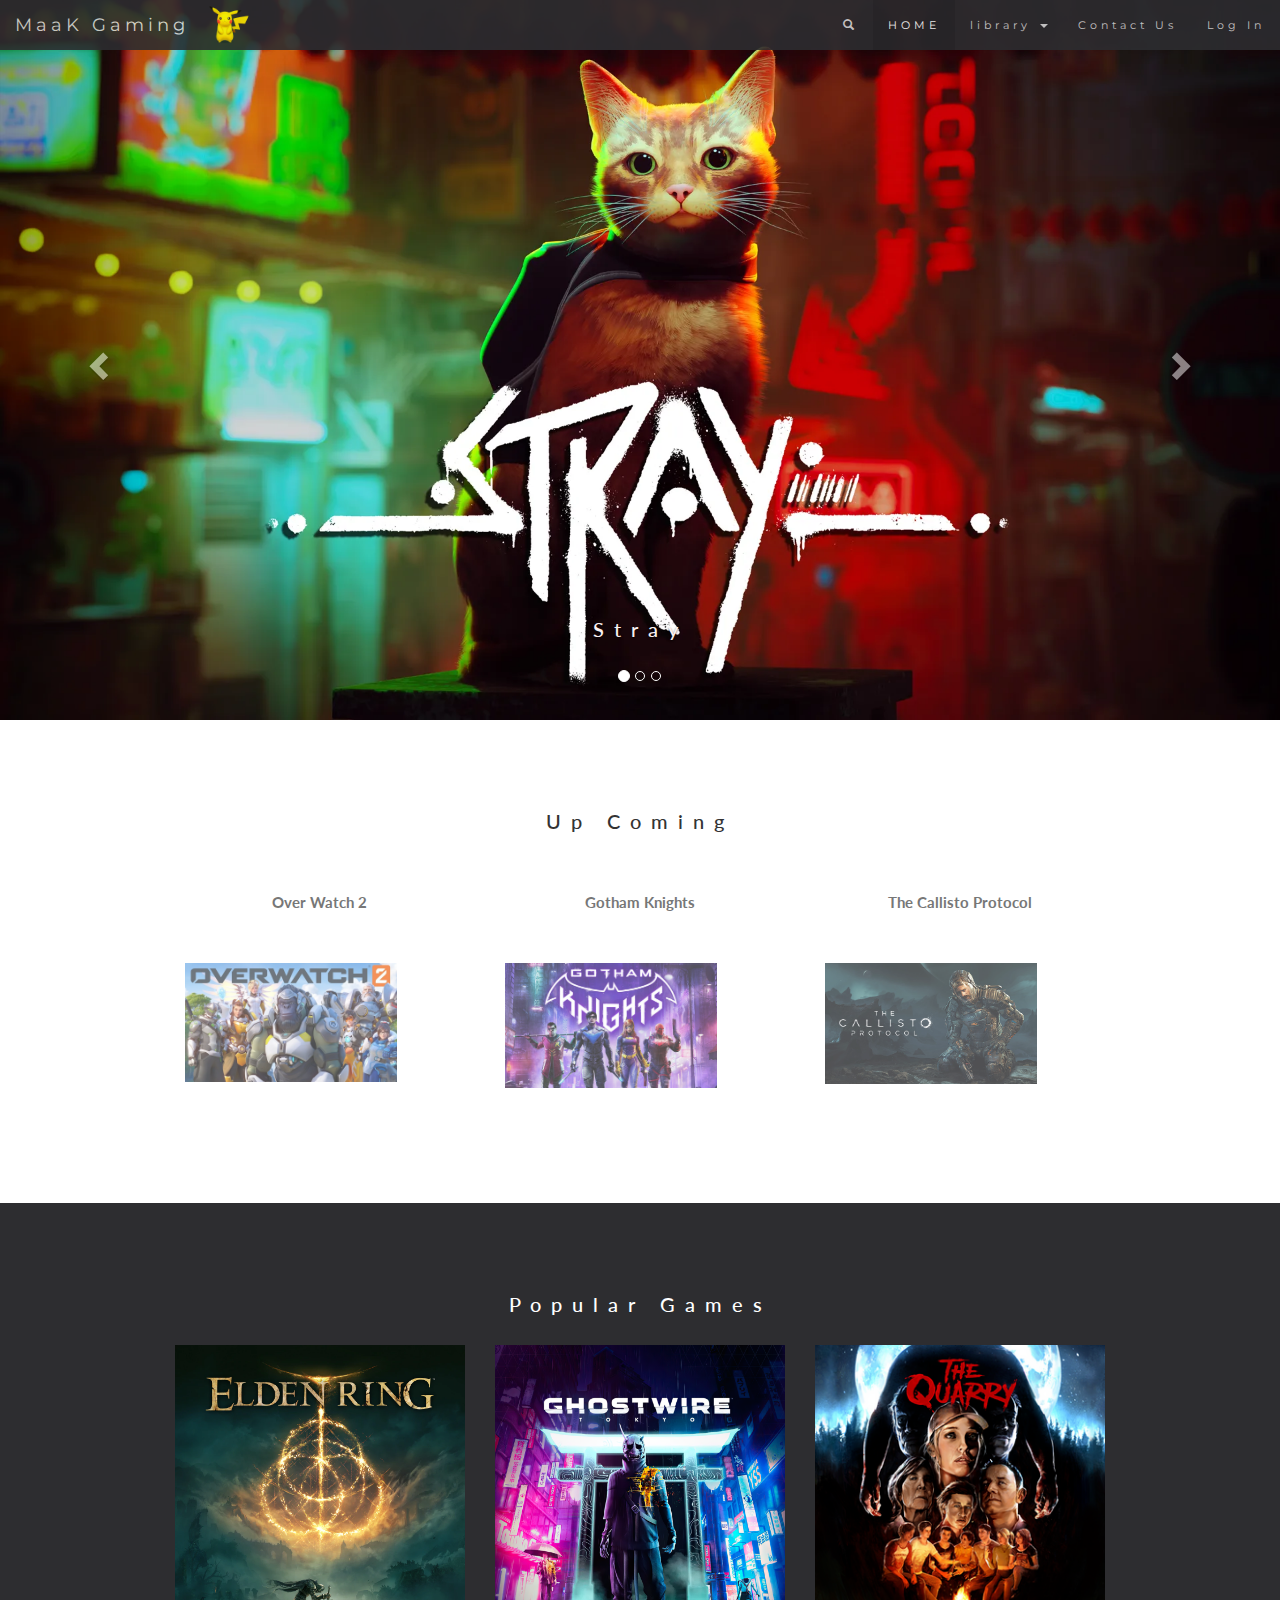
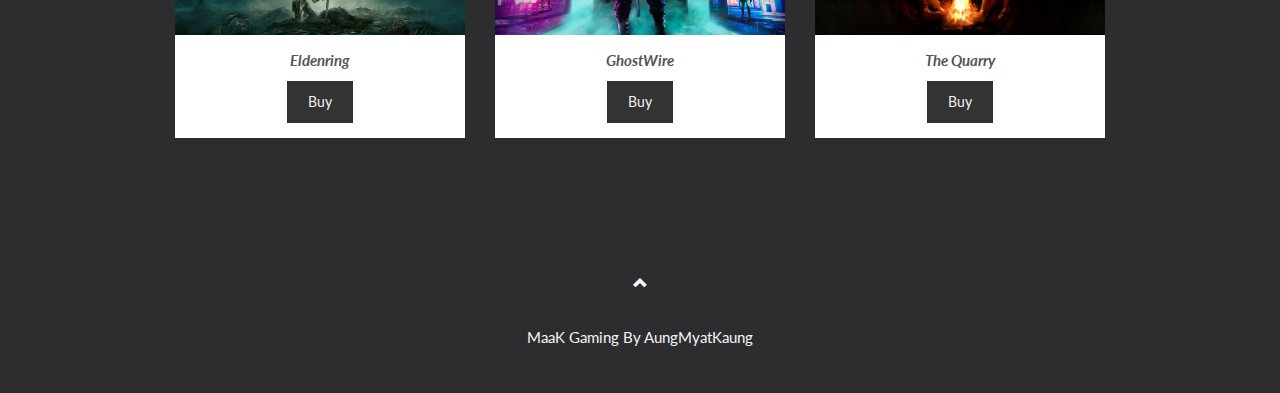
<file: index.html>
<!DOCTYPE html>
<html lang="en">
<head>
  <!-- Theme Made By www.w3schools.com - No Copyright -->
  <title>MaaK Gaming</title>
  <meta charset="utf-8">
  <meta name="viewport" content="width=device-width, initial-scale=1">
  <link rel="stylesheet" href="https://maxcdn.bootstrapcdn.com/bootstrap/3.4.1/css/bootstrap.min.css">
  <link href="https://fonts.googleapis.com/css?family=Lato" rel="stylesheet" type="text/css">
  <link href="https://fonts.googleapis.com/css?family=Montserrat" rel="stylesheet" type="text/css">
  <script src="https://ajax.googleapis.com/ajax/libs/jquery/3.6.0/jquery.min.js"></script>
  <script src="https://maxcdn.bootstrapcdn.com/bootstrap/3.4.1/js/bootstrap.min.js"></script>
  <style>
  body {
    font: 400 15px/1.8 Lato, sans-serif;
    color: #777;
  }
  h3, h4 {
    margin: 10px 0 30px 0;
    letter-spacing: 10px;      
    font-size: 20px;
    color: #333333;
  }

  .container {
    padding: 80px 120px;
  }
  .person {
    border: 10px solid transparent;
    margin-bottom: 25px;
    width: 80%;
    height: 80%;
    opacity: 0.7;
  }
  .person:hover {
    border-color: #f1f1f1;
  }
  .carousel-inner img {
   
    width: 100%; /* Set width to 100% */
    margin: auto;
  }
  /* text inside image*/
  .carousel-caption h3 {
    color: rgb(250, 240, 240) !important;
    
  }
  @media (max-width: 600px) {
    .carousel-caption {
      display: none; /* Hide the carousel text when the screen is less than 600 pixels wide */
    }
  }
  .bg-1 {
    background: #2d2d30;
    color: #bdbdbd;
  }
  .bg-1 h3 {color: #fff;}
  .bg-1 p {font-style: italic;}
  .list-group-item:first-child {
    border-top-right-radius: 0;
    border-top-left-radius: 0;
  }
  .list-group-item:last-child {
    border-bottom-right-radius: 0;
    border-bottom-left-radius: 0;
  }
  .thumbnail {
    padding: 0 0 15px 0;
    border: none;
    border-radius: 0;
  }
  .thumbnail p {
    margin-top: 15px;
    color: #555;
  }
  .btn {
    padding: 10px 20px;
    background-color: #333;
    color: #f1f1f1;
    border-radius: 0;
    transition: .2s;
  }
  .btn:hover, .btn:focus {
    border: 1px solid #333;
    background-color: #fff;
    color: #000;
  }
 
  .nav-tabs li a {
    color: #777;
  }
  
  .navbar {
    font-family: Montserrat, sans-serif;
    margin-bottom: 0;
    background-color: #2d2d30;
    border: 0;
    font-size: 11px !important;
    letter-spacing: 4px;
    opacity: 0.9;
  }
  .navbar li a, .navbar .navbar-brand { 
    color: #d5d5d5 !important;
  }
  .navbar-nav li a:hover {
    color: #fff !important;
  }
  .navbar-nav li.active a {
    color: #fff !important;
    background-color: #29292c !important;
  }
  .navbar-default .navbar-toggle {
    border-color: transparent;
  }
  .open .dropdown-toggle {
    color: #fff;
    background-color: #555 !important;
  }
  .dropdown-menu li a {
    color: #000 !important;
  }
  .dropdown-menu li a:hover {
    background-color: red !important;
  }
  footer {
    background-color: #2d2d30;
    color: #f5f5f5;
    padding: 32px;
  }
  footer a {
    color: #f5f5f5;
  }
  footer a:hover {
    color: #777;
    text-decoration: none;
  }  
  .form-control {
    border-radius: 0;
  }
  textarea {
    resize: none;
  }
  </style>
</head>
<body id="myPage" data-spy="scroll" data-target=".navbar" data-offset="50">

<nav class="navbar navbar-default navbar-fixed-top">
  <div class="container-fluid">
    <div class="navbar-header">
      <button type="button" class="navbar-toggle" data-toggle="collapse" data-target="#myNavbar">
        <span class="icon-bar"></span>
        <span class="icon-bar"></span>
        <span class="icon-bar"></span>                        
      </button>
      <a class="navbar-brand" href="#myPage">MaaK Gaming</a>
      <img src="img/pikat.png" width="50", height="50">
    </div>
    <div class="collapse navbar-collapse" id="myNavbar">
      <ul class="nav navbar-nav navbar-right">
        <li><a href="#"><span class="glyphicon glyphicon-search"></span></a></li>
        <li><a href="#myPage">HOME</a></li>
        <li class="dropdown">
            <a class="dropdown-toggle" data-toggle="dropdown" href="#">library
            <span class="caret"></span></a>
            <ul class="dropdown-menu">
              <li><a href="Games.html">Games</a></li>
              <li><a href="Upcoming.html">UpComing</a></li>
              
            </ul>
          </li>
          <li><a href="contact.html">Contact Us</a></li>
        <li><a href="inNup.html">Log In</a></li>
      </ul>
    </div>
  </div>
</nav>


<div id="myCarousel" class="carousel slide" data-ride="carousel">
    <!-- Indicators -->
    <ol class="carousel-indicators">
      <li data-target="#myCarousel" data-slide-to="0" class="active"></li>
      <li data-target="#myCarousel" data-slide-to="1"></li>
      <li data-target="#myCarousel" data-slide-to="2"></li>
    </ol>

    <!-- Wrapper for slides -->
    <div class="carousel-inner" role="listbox">
      <div class="item active">
        <img src="img/stray.webp" width="1200" height="700">
        <div class="carousel-caption">
          <h3>Stray</h3>
        </div>      
      </div>

      <div class="item">
        <img src="img/deadbydaylight.jpg" width="1200" height="700">
        <div class="carousel-caption">
          <h3>Dead By Day Light</h3>  
        </div>      
      </div>
    
      <div class="item">
        <img src="img/overwatch.webp"  width="1200" height="700">
        <div class="carousel-caption">
          <h3>Overwatch</h3>  
        </div>      
      </div>
    </div>

    <!-- Left and right controls -->
    <a class="left carousel-control" href="#myCarousel" role="button" data-slide="prev">
      <span class="glyphicon glyphicon-chevron-left" aria-hidden="true"></span>
      <span class="sr-only">Previous</span>
    </a>
    <a class="right carousel-control" href="#myCarousel" role="button" data-slide="next">
      <span class="glyphicon glyphicon-chevron-right" aria-hidden="true"></span>
      <span class="sr-only">Next</span>
    </a>
</div>


<div id="band" class="container text-center">
  <h3>Up Coming</h3>
 <br>
  <div class="row">
    <div class="col-sm-4">
      <p class="text-center"><strong>Over Watch 2</strong></p><br>
      <a href="#demo" data-toggle="collapse">                                                                                            
        <img src="img/Overwatch-2.webp" class="img-responsive person" width="255" height="255">
      </a>
      <div id="demo" class="collapse">
        <p>Genre :  First-person shooter </p>
        <p>Mode: Multiplayer video game</p>
        <p>Initial release date: October 4, 2022</p>
      </div>
    </div>
    <div class="col-sm-4">
      <p class="text-center"><strong>Gotham Knights</strong></p><br>
      <a href="#demo2" data-toggle="collapse">
        <img src="img/gothamknights1.jpg" class="img-responsive person"  width="255" height="255">
      </a>
      <div id="demo2" class="collapse">
        <p>Genres: Action role-playing game, Adventure game, Fighting game, Platform game</p>
        <p>Mode: Multiplayer video game</p>
        <p>Initial release date: October 25, 2022</p>
      </div>
    </div>
    <div class="col-sm-4">
      <p class="text-center"><strong>The Callisto Protocol</strong></p><br>
      <a href="#demo3" data-toggle="collapse">
        <img src="img/Callisto.1.jpg" class="img-responsive person" alt="Random Name" width="255" height="255">
      </a>
      <div id="demo3" class="collapse">
        <p>Genres: Survival horror, Shooter Video Game, Adventure game, Adventure</p>
        <p>Mode: Single-player video game</p>
        <p>Initial release date: December 2, 2022</p>
      </div>
    </div>
    
  </div>
  
</div>

<!-- Container (TOUR Section) -->
<div id="tour" class="bg-1">
  <div class="container">
    <h3 class="text-center">Popular Games</h3>  
    <div class="row text-center">
      <div class="col-sm-4">
        <div class="thumbnail">
          <img src="img/eldenring.webp">
          <p><strong>Eldenring</strong></p>

          <button class="btn" data-toggle="modal" data-target="#myModal">Buy</button>
        </div>
      </div>
      <div class="col-sm-4">
        <div class="thumbnail">
          <img src="img/ghostw.png" >
          <p><strong>GhostWire</strong></p>
          <button class="btn" data-toggle="modal" data-target="#myModal">Buy</button>
        </div>
      </div>
      <div class="col-sm-4">
        <div class="thumbnail">
          <img src="img/The_Quarry.png" >
          <p><strong>The Quarry</strong></p>
          <button class="btn" data-toggle="modal" data-target="#myModal">Buy</button>
        </div>
      </div>
    </div>
  </div>
  
  <!-- Modal -->
  <div class="modal fade" id="myModal" role="dialog">
    <div class="modal-dialog">
    
      <!-- Modal content-->
      <div class="modal-content">
        <div class="modal-header">
          <h4><span class="glyphicon glyphicon-lock"></span>MaaK Gaming</h4>
        </div>
        <div class="modal-body">
          <form role="form">
           
            <div class="form-group">
              <label for="usrname">Enter Your Credit Card no :</label>
              <input type="text" class="form-control" id="cardno" >
            </div>
              <button type="submit" class="btn btn-block">Pay 
                <span class="glyphicon glyphicon-ok"></span>
              </button>
          </form>
        </div>
        <div class="modal-footer">
          <button type="submit" class="btn btn-danger btn-default pull-left" data-dismiss="modal">
            <span class="glyphicon glyphicon-remove"></span> Cancel
          </button>
          <p>Need <a href="#">help?</a></p>
        </div>
      </div>
    </div>
  </div>
</div>
<!-- Footer -->
<footer class="text-center">
  <a class="up-arrow" href="#myPage" data-toggle="tooltip" title="TO TOP">
    <span class="glyphicon glyphicon-chevron-up"></span>
  </a><br><br>
  <p>MaaK Gaming By AungMyatKaung </p> 
</footer>

<script>
  $(document).ready(function(){
    $('[data-toggle="tooltip"]').tooltip();     
    $(".navbar a, footer a[href='#myPage']").on('click', function(event) {
   
      if (this.hash !== "") {
  
        event.preventDefault();
        var hash = this.hash;   
        $('html, body').animate({
          scrollTop: $(hash).offset().top
        }, 900, function(){
              window.location.hash = hash;
        });
      } 
    });
  })
  </script>
</body>
</html>
</file>
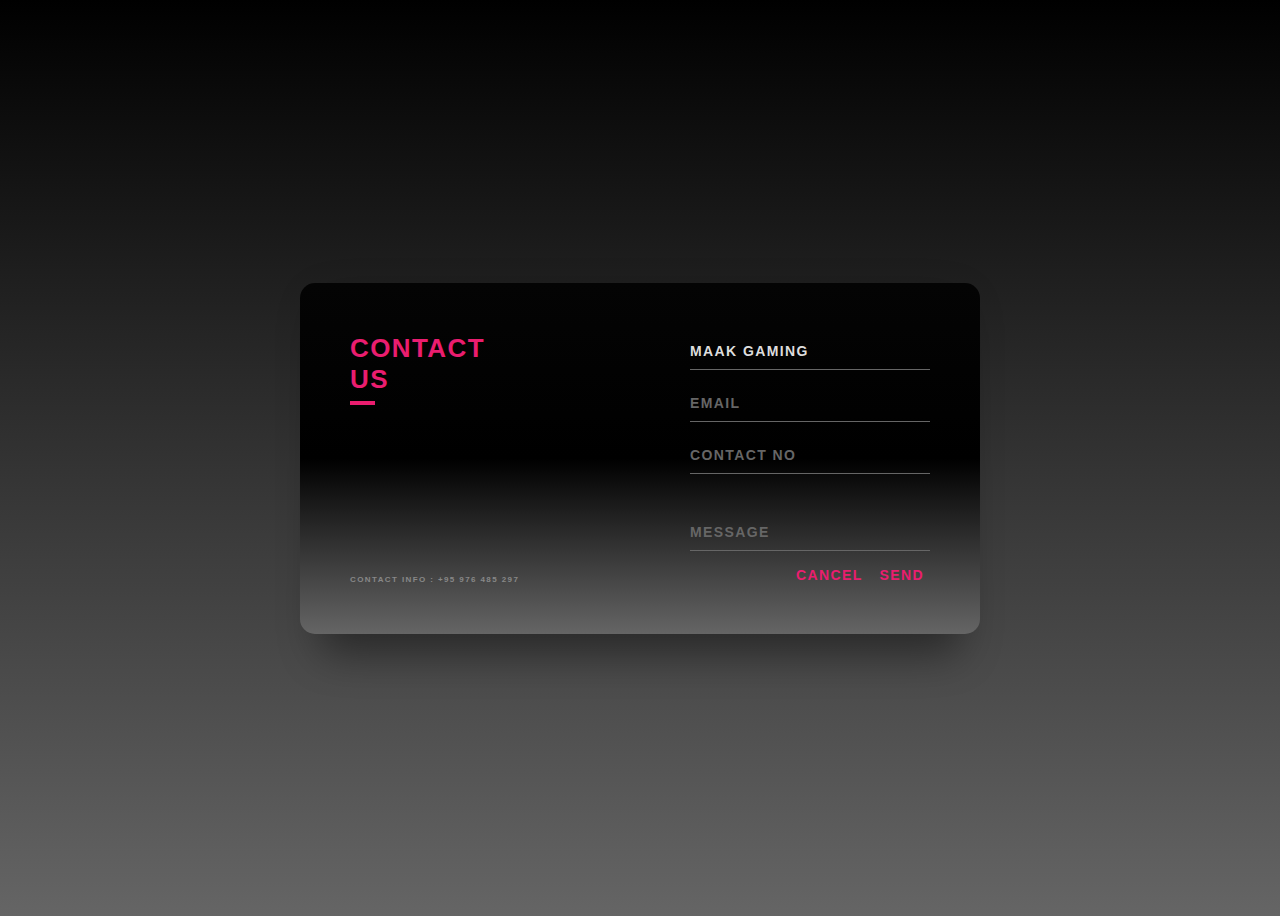
<file: contact.html>
<html>
    <head>
        <title>contact us</title>
        <link rel="stylesheet" href="css/contact.css">
    </head>
    <body>
        <div class="background">
            <div class="container">
              <div class="screen">
                <div class="screen-header">
                </div>
                <div class="screen-body">
                  <div class="screen-body-item left">
                    <div class="app-title">
                      <span>CONTACT</span>
                      <span>US</span>
                    </div>
                    <div class="app-contact">CONTACT INFO : +95 976 485 297</div>
                  </div>
                  <div class="screen-body-item">
                    <div class="app-form">
                      <div class="app-form-group">
                        <input class="app-form-control" placeholder="NAME" value="MaaK Gaming">
                      </div>
                      <div class="app-form-group">
                        <input class="app-form-control" placeholder="EMAIL">
                      </div>
                      <div class="app-form-group">
                        <input class="app-form-control" placeholder="CONTACT NO">
                      </div>
                      <div class="app-form-group message">
                        <input class="app-form-control" placeholder="MESSAGE">
                      </div>
                      <div class="app-form-group buttons">
                        <a href="index.html"><button class="app-form-button">CANCEL</button></a>
                        <a href="index.html"><button class="app-form-button">SEND</button></a>
                       
                      </div>
                    </div>
                  </div>
                </div>
              </div>
             

            </div>
          </div>
          
    </body>
</html>
</file>
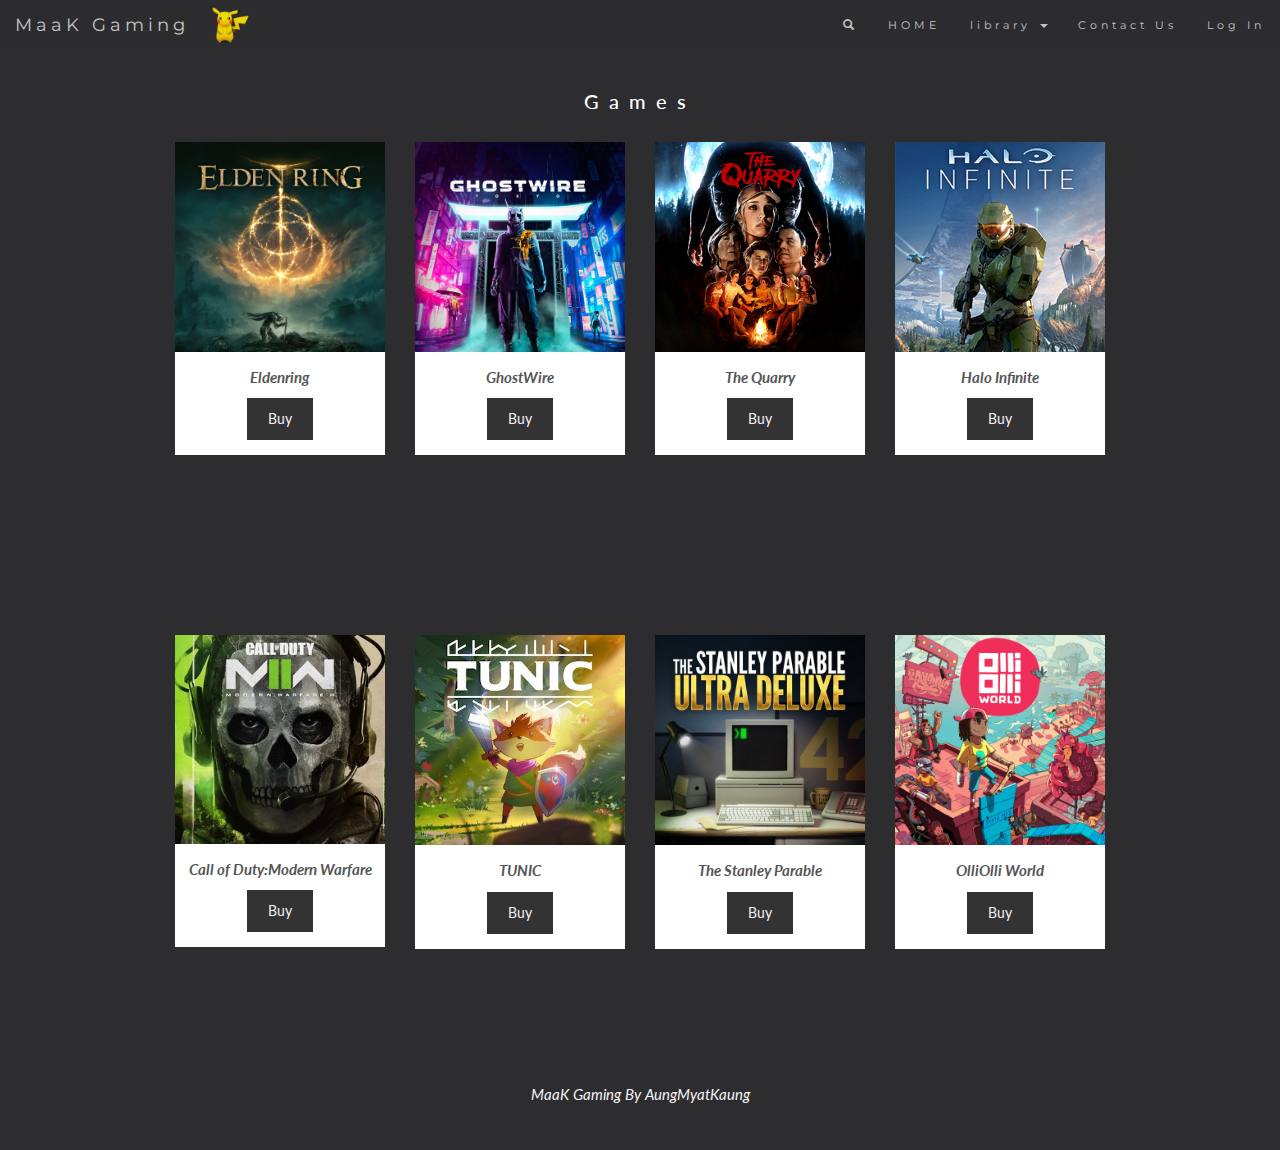
<file: Games.html>
<!DOCTYPE html>
<html lang="en">
<head>
  <!-- Theme Made By www.w3schools.com - No Copyright -->
  <title>MaaK Gaming</title>
  <meta charset="utf-8">
  <meta name="viewport" content="width=device-width, initial-scale=1">
  <link rel="stylesheet" href="https://maxcdn.bootstrapcdn.com/bootstrap/3.4.1/css/bootstrap.min.css">
  <link href="https://fonts.googleapis.com/css?family=Lato" rel="stylesheet" type="text/css">
  <link href="https://fonts.googleapis.com/css?family=Montserrat" rel="stylesheet" type="text/css">
  <script src="https://ajax.googleapis.com/ajax/libs/jquery/3.6.0/jquery.min.js"></script>
  <script src="https://maxcdn.bootstrapcdn.com/bootstrap/3.4.1/js/bootstrap.min.js"></script>
  <style>
  body {
    font: 400 15px/1.8 Lato, sans-serif;
    color: #777;
  }
  h3, h4 {
    margin: 10px 0 30px 0;
    letter-spacing: 10px;      
    font-size: 20px;
    color: #333333;
  }

  .container {
    padding: 80px 120px;
  }
 
  .bg-1 {
    background: #2d2d30;
    color: #bdbdbd;
  }
  .bg-1 h3 {color: #fff;}
  .bg-1 p {font-style: italic;}
  .list-group-item:first-child {
    border-top-right-radius: 0;
    border-top-left-radius: 0;
  }
  .list-group-item:last-child {
    border-bottom-right-radius: 0;
    border-bottom-left-radius: 0;
  }
  .thumbnail {
    padding: 0 0 15px 0;
    border: none;
    border-radius: 0;
  }
  .thumbnail p {
    margin-top: 15px;
    color: #555;
  }
  .btn {
    padding: 10px 20px;
    background-color: #333;
    color: #f1f1f1;
    border-radius: 0;
    transition: .2s;
  }
  .btn:hover, .btn:focus {
    border: 1px solid #333;
    background-color: #fff;
    color: #000;
  }
 
  .nav-tabs li a {
    color: #777;
  }
  
  .navbar {
    font-family: Montserrat, sans-serif;
    margin-bottom: 0;
    background-color: #2d2d30;
    border: 0;
    font-size: 11px !important;
    letter-spacing: 4px;
    opacity: 0.9;
  }
  .navbar li a, .navbar .navbar-brand { 
    color: #d5d5d5 !important;
  }
  .navbar-nav li a:hover {
    color: #fff !important;
  }
  .navbar-nav li.active a {
    color: #fff !important;
    background-color: #29292c !important;
  }
  .navbar-default .navbar-toggle {
    border-color: transparent;
  }
  .open .dropdown-toggle {
    color: #fff;
    background-color: #555 !important;
  }
  .dropdown-menu li a {
    color: #000 !important;
  }
  .dropdown-menu li a:hover {
    background-color: red !important;
  }
  footer {
    background-color: #2d2d30;
    color: #f5f5f5;
    padding: 32px;
  }
  footer a {
    color: #f5f5f5;
  }
  footer a:hover {
    color: #777;
    text-decoration: none;
  }  
  .form-control {
    border-radius: 0;
  }
  textarea {
    resize: none;
  }
  </style>
</head>
<body id="myPage" data-spy="scroll" data-target=".navbar" data-offset="50">

<nav class="navbar navbar-default navbar-fixed-top">
  <div class="container-fluid">
    <div class="navbar-header">
      <button type="button" class="navbar-toggle" data-toggle="collapse" data-target="#myNavbar">
        <span class="icon-bar"></span>
        <span class="icon-bar"></span>
        <span class="icon-bar"></span>                        
      </button>
      <a class="navbar-brand" href="#myPage">MaaK Gaming</a>
      <img src="img/pikat.png" width="50", height="50">
    </div>
    <div class="collapse navbar-collapse" id="myNavbar">
      <ul class="nav navbar-nav navbar-right">
        <li><a href="#"><span class="glyphicon glyphicon-search"></span></a></li>
        <li><a href="index.html">HOME</a></li>
        <li class="dropdown">
            <a class="dropdown-toggle" data-toggle="dropdown" href="#">library
            <span class="caret"></span></a>
            <ul class="dropdown-menu">
              <li><a href="#">Games</a></li>
              <li><a href="Upcoming.html">UpComing</a></li>
              
            </ul>
          </li>
          <li><a href="contact.html">Contact Us</a></li>
        <li><a href="inNup.html">Log In</a></li>
        
       
      </ul>
    </div>
  </div>
</nav>



<!-- Container (games) -->
<div id="tour" class="bg-1">
  <div class="container">
    <h3 class="text-center">Games</h3>  
    <div class="row text-center">
      <div class="col-sm-3">
        <div class="thumbnail">
          <img src="img/eldenring.webp">
          <p><strong>Eldenring</strong></p>
          <button class="btn" data-toggle="modal" data-target="#myModal">Buy</button>
        </div>
        
      </div>
      <div class="col-sm-3">
        <div class="thumbnail">
          <img src="img/ghostw.png" >
          <p><strong>GhostWire</strong></p>
          <button class="btn" data-toggle="modal" data-target="#myModal">Buy</button>
        </div>
      </div>
      <div class="col-sm-3">
        <div class="thumbnail">
          <img src="img/The_Quarry.png" >
          <p><strong>The Quarry</strong></p>
          <button class="btn" data-toggle="modal" data-target="#myModal">Buy</button>
        </div>
      </div>
      <div class="col-sm-3">
        <div class="thumbnail">
          <img src="img/Halo1.png" >
          <p><strong>Halo Infinite</strong></p>
          <button class="btn" data-toggle="modal" data-target="#myModal">Buy</button>
        </div>   
    </div>
  </div>

  
  
  <!-- Modal -->
  <div class="modal fade" id="myModal" role="dialog">
    <div class="modal-dialog">
    
      <!-- Modal content-->
      <div class="modal-content">
        <div class="modal-header">
          <h4><span class="glyphicon glyphicon-lock"></span>MaaK Gaming</h4>
        </div>
        <div class="modal-body">
          <form role="form">
           
            <div class="form-group">
              <label for="usrname">Enter Your Credit Card no :</label>
              <input type="text" class="form-control" id="cardno" >
            </div>
              <button type="submit" class="btn btn-block">Pay 
                <span class="glyphicon glyphicon-ok"></span>
              </button>
          </form>
        </div>
        <div class="modal-footer">
          <button type="submit" class="btn btn-danger btn-default pull-left" data-dismiss="modal">
            <span class="glyphicon glyphicon-remove"></span> Cancel
          </button>
          <p>Need <a href="#">help?</a></p>
        </div>
      </div>
    </div>
  </div>
</div>

<!--2-->
<div id="tour" class="bg-1">
  <div class="container">
   
    <div class="row text-center">
      <div class="col-sm-3">
        <div class="thumbnail">
          <img src="img/cod2.jpg">
          <p><strong>Call of Duty:Modern Warfare</strong></p>
          <button class="btn" data-toggle="modal" data-target="#myModal">Buy</button>
        </div>
        
      </div>
      <div class="col-sm-3">
        <div class="thumbnail">
          <img src="img/tunic1.jpg" height="300">
          <p><strong>TUNIC</strong></p>
          <button class="btn" data-toggle="modal" data-target="#myModal">Buy</button>
        </div>
      </div>
      <div class="col-sm-3">
        <div class="thumbnail">
          <img src="img/stanley.webp" >
          <p><strong>The Stanley Parable</strong></p>
          <button class="btn" data-toggle="modal" data-target="#myModal">Buy</button>
        </div>
      </div>
      <div class="col-sm-3">
        <div class="thumbnail">
          <img src="img/olli1.webp" >
          <p><strong>OlliOlli World</strong></p>
          <button class="btn" data-toggle="modal" data-target="#myModal">Buy</button>
        </div>   
    </div>
  </div>

  
  
  <!-- Modal -->
  <div class="modal fade" id="myModal" role="dialog">
    <div class="modal-dialog">
    
      <!-- Modal content-->
      <div class="modal-content">
        <div class="modal-header">
          <h4><span class="glyphicon glyphicon-lock"></span>MaaK Gaming</h4>
        </div>
        <div class="modal-body">
          <form role="form">
           
            <div class="form-group">
              <label for="usrname">Enter Your Credit Card no :</label>
              <input type="text" class="form-control" id="cardno" >
            </div>
              <button type="submit" class="btn btn-block">Pay 
                <span class="glyphicon glyphicon-ok"></span>
              </button>
          </form>
        </div>
        <div class="modal-footer">
          <button type="submit" class="btn btn-danger btn-default pull-left" data-dismiss="modal">
            <span class="glyphicon glyphicon-remove"></span> Cancel
          </button>
          <p>Need <a href="#">help?</a></p>
        </div>
      </div>
    </div>
  </div>
</div>

<!-- Footer -->
<footer class="text-center">
 
  <p>MaaK Gaming By AungMyatKaung </p> 
</footer>
</body>
</html>
</file>
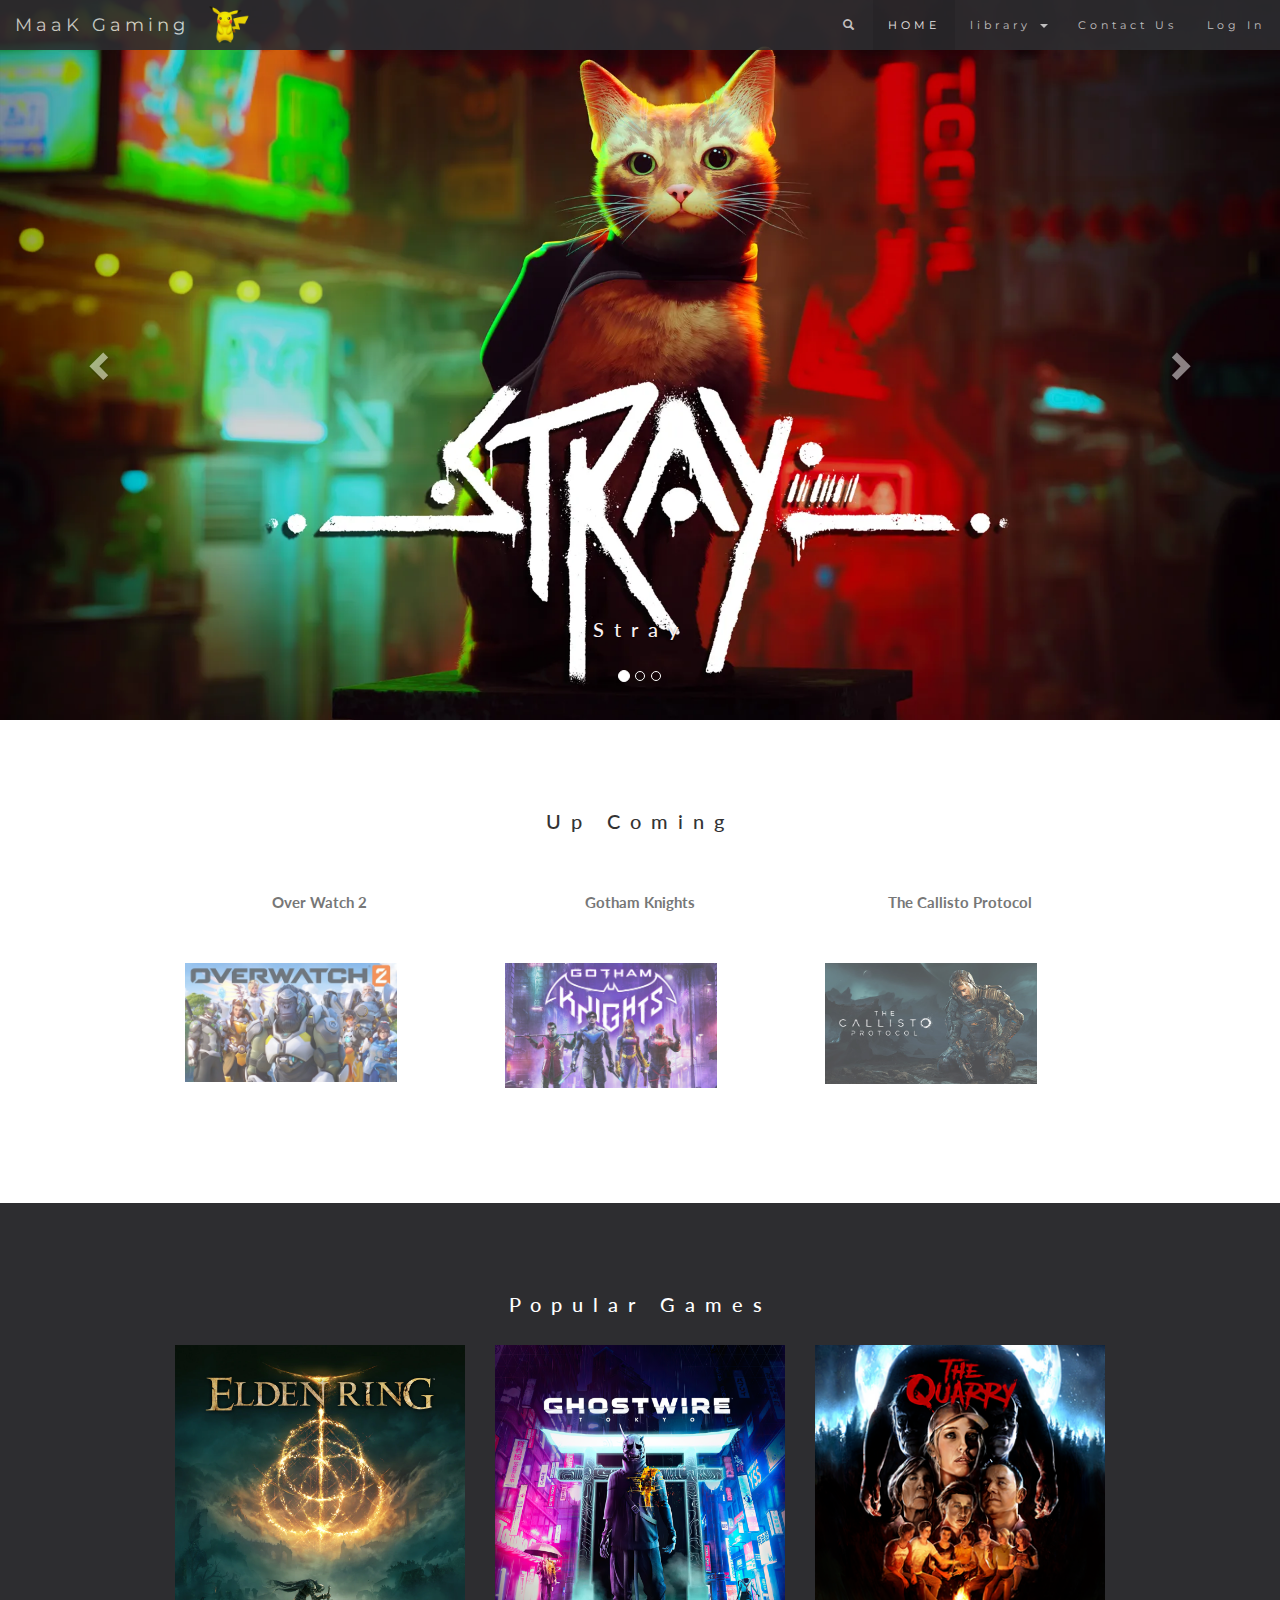
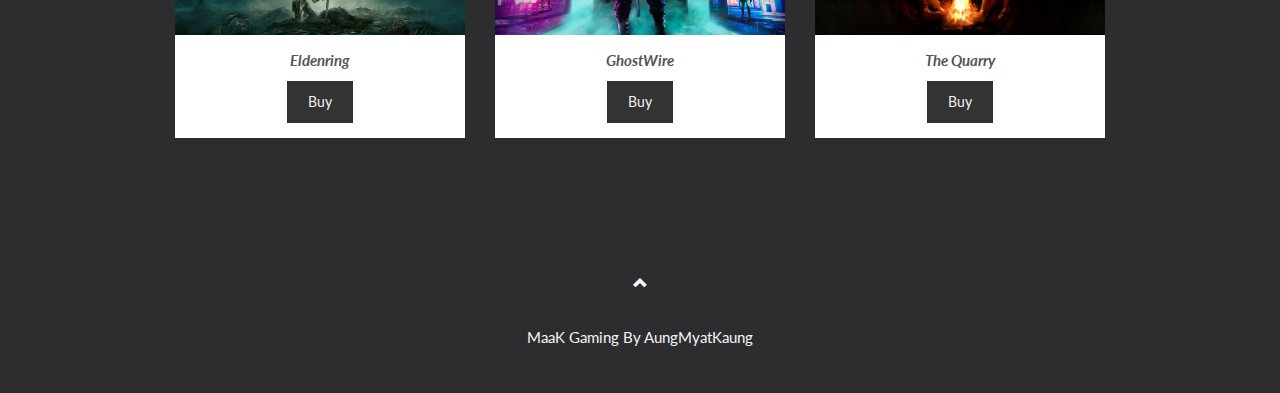
<file: HomePage.html>
<!DOCTYPE html>
<html lang="en">
<head>
  <!-- Theme Made By www.w3schools.com - No Copyright -->
  <title>MaaK Gaming</title>
  <meta charset="utf-8">
  <meta name="viewport" content="width=device-width, initial-scale=1">
  <link rel="stylesheet" href="https://maxcdn.bootstrapcdn.com/bootstrap/3.4.1/css/bootstrap.min.css">
  <link href="https://fonts.googleapis.com/css?family=Lato" rel="stylesheet" type="text/css">
  <link href="https://fonts.googleapis.com/css?family=Montserrat" rel="stylesheet" type="text/css">
  <script src="https://ajax.googleapis.com/ajax/libs/jquery/3.6.0/jquery.min.js"></script>
  <script src="https://maxcdn.bootstrapcdn.com/bootstrap/3.4.1/js/bootstrap.min.js"></script>
  <style>
  body {
    font: 400 15px/1.8 Lato, sans-serif;
    color: #777;
  }
  h3, h4 {
    margin: 10px 0 30px 0;
    letter-spacing: 10px;      
    font-size: 20px;
    color: #333333;
  }

  .container {
    padding: 80px 120px;
  }
  .person {
    border: 10px solid transparent;
    margin-bottom: 25px;
    width: 80%;
    height: 80%;
    opacity: 0.7;
  }
  .person:hover {
    border-color: #f1f1f1;
  }
  .carousel-inner img {
   
    width: 100%; /* Set width to 100% */
    margin: auto;
  }
  /* text inside image*/
  .carousel-caption h3 {
    color: rgb(250, 240, 240) !important;
    
  }
  @media (max-width: 600px) {
    .carousel-caption {
      display: none; /* Hide the carousel text when the screen is less than 600 pixels wide */
    }
  }
  .bg-1 {
    background: #2d2d30;
    color: #bdbdbd;
  }
  .bg-1 h3 {color: #fff;}
  .bg-1 p {font-style: italic;}
  .list-group-item:first-child {
    border-top-right-radius: 0;
    border-top-left-radius: 0;
  }
  .list-group-item:last-child {
    border-bottom-right-radius: 0;
    border-bottom-left-radius: 0;
  }
  .thumbnail {
    padding: 0 0 15px 0;
    border: none;
    border-radius: 0;
  }
  .thumbnail p {
    margin-top: 15px;
    color: #555;
  }
  .btn {
    padding: 10px 20px;
    background-color: #333;
    color: #f1f1f1;
    border-radius: 0;
    transition: .2s;
  }
  .btn:hover, .btn:focus {
    border: 1px solid #333;
    background-color: #fff;
    color: #000;
  }
 
  .nav-tabs li a {
    color: #777;
  }
  
  .navbar {
    font-family: Montserrat, sans-serif;
    margin-bottom: 0;
    background-color: #2d2d30;
    border: 0;
    font-size: 11px !important;
    letter-spacing: 4px;
    opacity: 0.9;
  }
  .navbar li a, .navbar .navbar-brand { 
    color: #d5d5d5 !important;
  }
  .navbar-nav li a:hover {
    color: #fff !important;
  }
  .navbar-nav li.active a {
    color: #fff !important;
    background-color: #29292c !important;
  }
  .navbar-default .navbar-toggle {
    border-color: transparent;
  }
  .open .dropdown-toggle {
    color: #fff;
    background-color: #555 !important;
  }
  .dropdown-menu li a {
    color: #000 !important;
  }
  .dropdown-menu li a:hover {
    background-color: red !important;
  }
  footer {
    background-color: #2d2d30;
    color: #f5f5f5;
    padding: 32px;
  }
  footer a {
    color: #f5f5f5;
  }
  footer a:hover {
    color: #777;
    text-decoration: none;
  }  
  .form-control {
    border-radius: 0;
  }
  textarea {
    resize: none;
  }
  </style>
</head>
<body id="myPage" data-spy="scroll" data-target=".navbar" data-offset="50">

<nav class="navbar navbar-default navbar-fixed-top">
  <div class="container-fluid">
    <div class="navbar-header">
      <button type="button" class="navbar-toggle" data-toggle="collapse" data-target="#myNavbar">
        <span class="icon-bar"></span>
        <span class="icon-bar"></span>
        <span class="icon-bar"></span>                        
      </button>
      <a class="navbar-brand" href="#myPage">MaaK Gaming</a>
      <img src="img/pikat.png" width="50", height="50">
    </div>
    <div class="collapse navbar-collapse" id="myNavbar">
      <ul class="nav navbar-nav navbar-right">
        <li><a href="#"><span class="glyphicon glyphicon-search"></span></a></li>
        <li><a href="#myPage">HOME</a></li>
        <li class="dropdown">
            <a class="dropdown-toggle" data-toggle="dropdown" href="#">library
            <span class="caret"></span></a>
            <ul class="dropdown-menu">
              <li><a href="Games.html">Games</a></li>
              <li><a href="UpComing.html">UpComing</a></li>
              
            </ul>
          </li>
          <li><a href="contact.html">Contact Us</a></li>
        <li><a href="inNup.html">Log In</a></li>
      </ul>
    </div>
  </div>
</nav>


<div id="myCarousel" class="carousel slide" data-ride="carousel">
    <!-- Indicators -->
    <ol class="carousel-indicators">
      <li data-target="#myCarousel" data-slide-to="0" class="active"></li>
      <li data-target="#myCarousel" data-slide-to="1"></li>
      <li data-target="#myCarousel" data-slide-to="2"></li>
    </ol>

    <!-- Wrapper for slides -->
    <div class="carousel-inner" role="listbox">
      <div class="item active">
        <img src="img/stray.webp" width="1200" height="700">
        <div class="carousel-caption">
          <h3>Stray</h3>
        </div>      
      </div>

      <div class="item">
        <img src="img/deadbydaylight.jpg" width="1200" height="700">
        <div class="carousel-caption">
          <h3>Dead By Day Light</h3>  
        </div>      
      </div>
    
      <div class="item">
        <img src="img/overwatch.webp"  width="1200" height="700">
        <div class="carousel-caption">
          <h3>Overwatch</h3>  
        </div>      
      </div>
    </div>

    <!-- Left and right controls -->
    <a class="left carousel-control" href="#myCarousel" role="button" data-slide="prev">
      <span class="glyphicon glyphicon-chevron-left" aria-hidden="true"></span>
      <span class="sr-only">Previous</span>
    </a>
    <a class="right carousel-control" href="#myCarousel" role="button" data-slide="next">
      <span class="glyphicon glyphicon-chevron-right" aria-hidden="true"></span>
      <span class="sr-only">Next</span>
    </a>
</div>


<div id="band" class="container text-center">
  <h3>Up Coming</h3>
 <br>
  <div class="row">
    <div class="col-sm-4">
      <p class="text-center"><strong>Over Watch 2</strong></p><br>
      <a href="#demo" data-toggle="collapse">                                                                                            
        <img src="img/Overwatch-2.webp" class="img-responsive person" width="255" height="255">
      </a>
      <div id="demo" class="collapse">
        <p>Genre :  First-person shooter </p>
        <p>Mode: Multiplayer video game</p>
        <p>Initial release date: October 4, 2022</p>
      </div>
    </div>
    <div class="col-sm-4">
      <p class="text-center"><strong>Gotham Knights</strong></p><br>
      <a href="#demo2" data-toggle="collapse">
        <img src="img/gothamknights1.jpg" class="img-responsive person"  width="255" height="255">
      </a>
      <div id="demo2" class="collapse">
        <p>Genres: Action role-playing game, Adventure game, Fighting game, Platform game</p>
        <p>Mode: Multiplayer video game</p>
        <p>Initial release date: October 25, 2022</p>
      </div>
    </div>
    <div class="col-sm-4">
      <p class="text-center"><strong>The Callisto Protocol</strong></p><br>
      <a href="#demo3" data-toggle="collapse">
        <img src="img/Callisto.1.jpg" class="img-responsive person" alt="Random Name" width="255" height="255">
      </a>
      <div id="demo3" class="collapse">
        <p>Genres: Survival horror, Shooter Video Game, Adventure game, Adventure</p>
        <p>Mode: Single-player video game</p>
        <p>Initial release date: December 2, 2022</p>
      </div>
    </div>
    
  </div>
  
</div>

<!-- Container (TOUR Section) -->
<div id="tour" class="bg-1">
  <div class="container">
    <h3 class="text-center">Popular Games</h3>  
    <div class="row text-center">
      <div class="col-sm-4">
        <div class="thumbnail">
          <img src="img/eldenring.webp">
          <p><strong>Eldenring</strong></p>

          <button class="btn" data-toggle="modal" data-target="#myModal">Buy</button>
        </div>
      </div>
      <div class="col-sm-4">
        <div class="thumbnail">
          <img src="img/ghostw.png" >
          <p><strong>GhostWire</strong></p>
          <button class="btn" data-toggle="modal" data-target="#myModal">Buy</button>
        </div>
      </div>
      <div class="col-sm-4">
        <div class="thumbnail">
          <img src="img/The_Quarry.png" >
          <p><strong>The Quarry</strong></p>
          <button class="btn" data-toggle="modal" data-target="#myModal">Buy</button>
        </div>
      </div>
    </div>
  </div>
  
  <!-- Modal -->
  <div class="modal fade" id="myModal" role="dialog">
    <div class="modal-dialog">
    
      <!-- Modal content-->
      <div class="modal-content">
        <div class="modal-header">
          <h4><span class="glyphicon glyphicon-lock"></span>MaaK Gaming</h4>
        </div>
        <div class="modal-body">
          <form role="form">
           
            <div class="form-group">
              <label for="usrname">Enter Your Credit Card no :</label>
              <input type="text" class="form-control" id="cardno" >
            </div>
              <button type="submit" class="btn btn-block">Pay 
                <span class="glyphicon glyphicon-ok"></span>
              </button>
          </form>
        </div>
        <div class="modal-footer">
          <button type="submit" class="btn btn-danger btn-default pull-left" data-dismiss="modal">
            <span class="glyphicon glyphicon-remove"></span> Cancel
          </button>
          <p>Need <a href="#">help?</a></p>
        </div>
      </div>
    </div>
  </div>
</div>
<!-- Footer -->
<footer class="text-center">
  <a class="up-arrow" href="#myPage" data-toggle="tooltip" title="TO TOP">
    <span class="glyphicon glyphicon-chevron-up"></span>
  </a><br><br>
  <p>MaaK Gaming By AungMyatKaung </p> 
</footer>

<script>
  $(document).ready(function(){
    $('[data-toggle="tooltip"]').tooltip();     
    $(".navbar a, footer a[href='#myPage']").on('click', function(event) {
   
      if (this.hash !== "") {
  
        event.preventDefault();
        var hash = this.hash;   
        $('html, body').animate({
          scrollTop: $(hash).offset().top
        }, 900, function(){
              window.location.hash = hash;
        });
      } 
    });
  })
  </script>
</body>
</html>
</file>
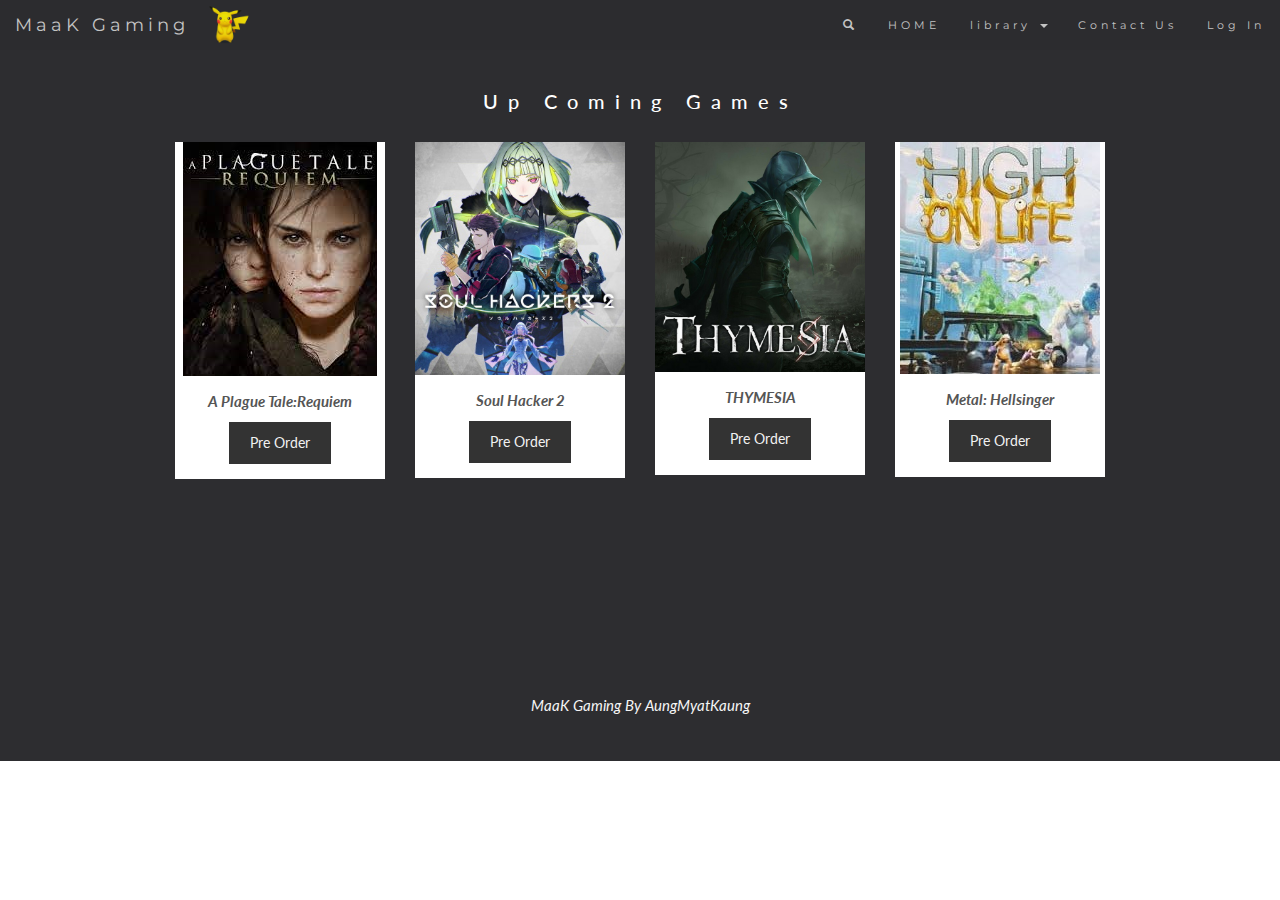
<file: Upcoming.html>
<!DOCTYPE html>
<html lang="en">
<head>
  <!-- Theme Made By www.w3schools.com - No Copyright -->
  <title>MaaK Gaming</title>
  <meta charset="utf-8">
  <meta name="viewport" content="width=device-width, initial-scale=1">
  <link rel="stylesheet" href="https://maxcdn.bootstrapcdn.com/bootstrap/3.4.1/css/bootstrap.min.css">
  <link href="https://fonts.googleapis.com/css?family=Lato" rel="stylesheet" type="text/css">
  <link href="https://fonts.googleapis.com/css?family=Montserrat" rel="stylesheet" type="text/css">
  <script src="https://ajax.googleapis.com/ajax/libs/jquery/3.6.0/jquery.min.js"></script>
  <script src="https://maxcdn.bootstrapcdn.com/bootstrap/3.4.1/js/bootstrap.min.js"></script>

  <style>
  body {
    font: 400 15px/1.8 Lato, sans-serif;
    color: #777;
  }
  h3, h4 {
    margin: 10px 0 30px 0;
    letter-spacing: 10px;      
    font-size: 20px;
    color: #333333;
  }

  .container {
    padding: 80px 120px;
  }
 
  .bg-1 {
    background: #2d2d30;
    color: #bdbdbd;
  }
  .bg-1 h3 {color: #fff;}
  .bg-1 p {font-style: italic;}
  .list-group-item:first-child {
    border-top-right-radius: 0;
    border-top-left-radius: 0;
  }
  .list-group-item:last-child {
    border-bottom-right-radius: 0;
    border-bottom-left-radius: 0;
  }
  .thumbnail {
    padding: 0 0 15px 0;
    border: none;
    border-radius: 0;
  }
  .thumbnail p {
    margin-top: 15px;
    color: #555;
  }
  .btn {
    padding: 10px 20px;
    background-color: #333;
    color: #f1f1f1;
    border-radius: 0;
    transition: .2s;
  }
  .btn:hover, .btn:focus {
    border: 1px solid #333;
    background-color: #fff;
    color: #000;
  }
 
  .nav-tabs li a {
    color: #777;
  }
  
  .navbar {
    font-family: Montserrat, sans-serif;
    margin-bottom: 0;
    background-color: #2d2d30;
    border: 0;
    font-size: 11px !important;
    letter-spacing: 4px;
    opacity: 0.9;
  }
  .navbar li a, .navbar .navbar-brand { 
    color: #d5d5d5 !important;
  }
  .navbar-nav li a:hover {
    color: #fff !important;
  }
  .navbar-nav li.active a {
    color: #fff !important;
    background-color: #29292c !important;
  }
  .navbar-default .navbar-toggle {
    border-color: transparent;
  }
  .open .dropdown-toggle {
    color: #fff;
    background-color: #555 !important;
  }
  .dropdown-menu li a {
    color: #000 !important;
  }
  .dropdown-menu li a:hover {
    background-color: red !important;
  }
  footer {
    background-color: #2d2d30;
    color: #f5f5f5;
    padding: 32px;
  }
  footer a {
    color: #f5f5f5;
  }
  footer a:hover {
    color: #777;
    text-decoration: none;
  }  
  .form-control {
    border-radius: 0;
  }
  textarea {
    resize: none;
  }
  </style>
</head>
<body id="myPage" data-spy="scroll" data-target=".navbar" data-offset="50">

<nav class="navbar navbar-default navbar-fixed-top">
  <div class="container-fluid">
    <div class="navbar-header">
      <button type="button" class="navbar-toggle" data-toggle="collapse" data-target="#myNavbar">
        <span class="icon-bar"></span>
        <span class="icon-bar"></span>
        <span class="icon-bar"></span>                        
      </button>
      <a class="navbar-brand" href="#myPage">MaaK Gaming</a>
      <img src="img/pikat.png" width="50", height="50">
    </div>
    <div class="collapse navbar-collapse" id="myNavbar">
      <ul class="nav navbar-nav navbar-right">
        <li><a href="#"><span class="glyphicon glyphicon-search"></span></a></li>
        <li><a href="index.html">HOME</a></li>
        <li class="dropdown">
            <a class="dropdown-toggle" data-toggle="dropdown" href="#">library
            <span class="caret"></span></a>
            <ul class="dropdown-menu">
              <li><a href="Games.html">Games</a></li>
              <li><a href="#">UpComing</a></li>
            </ul>
          </li>
          <li><a href="contact.html">Contact Us</a></li>
        <li><a href="inNup.html">Log In</a></li>
        
       
      </ul>
    </div>
  </div>
</nav>




<!-- Container (games) -->
<div id="tour" class="bg-1">
  <div class="container">
    <h3 class="text-center">Up Coming Games</h3>  
    <div class="row text-center">
      <div class="col-sm-3">
        <div class="thumbnail">
          <img src="img/plaguetale1.jpg">
          <p><strong>A Plague Tale:Requiem <plagueTale:Requiem></plagueTale:Requiem></strong></p>
          <button class="btn" data-toggle="modal" data-target="#myModal">Pre Order</button>
        </div>
        
      </div>
      <div class="col-sm-3">
        <div class="thumbnail">
          <img src="img/soulhackers2.jpg" >
          <p><strong>Soul Hacker 2</strong></p>
          <button class="btn" data-toggle="modal" data-target="#myModal">Pre Order</button>
        </div>
      </div>
      <div class="col-sm-3">
        <div class="thumbnail">
          <img src="img/thymesia.jpg" >
          <p><strong>THYMESIA</strong></p>
          <button class="btn" data-toggle="modal" data-target="#myModal">Pre Order</button>
        </div>
      </div>
      <div class="col-sm-3">
        <div class="thumbnail">
          <img src="img/high0.jpg" >
          <p><strong>Metal: Hellsinger</strong></p>
          <button class="btn" data-toggle="modal" data-target="#myModal">Pre Order</button>
        </div>   
    </div>
  </div>
  <div class="modal fade" id="myModal" role="dialog">
    <div class="modal-dialog">
    
      <!-- Modal content-->
      <div class="modal-content">
        <div class="modal-header">
          <h4><span class="glyphicon glyphicon-lock"></span>MaaK Gaming</h4>
        </div>
        <div class="modal-body">
          <form role="form">
           
            <div class="form-group">
              <label for="usrname">Enter Your E-mail :</label>
              
              <input type="text" class="form-control" id="cardno" >
            </div>
              <button type="submit" class="btn btn-block">Register
                 
                <span class="glyphicon glyphicon-ok"></span>
              </button>
          </form>
        </div>
        <div class="modal-footer">
          <button type="submit" class="btn btn-danger btn-default pull-left" data-dismiss="modal">
            <span class="glyphicon glyphicon-remove"></span> Cancel
          </button>
          <p>Need <a href="#">help?</a></p>
        </div>
      </div>
    </div>
  </div>
</div>
<br>
<br>
<br>
<!-- Footer -->
<footer class="text-center">
 
  <p>MaaK Gaming By AungMyatKaung </p> 
</footer>
</body>
</html>
</file>
<file: css/contact.css>
*, *:before, *:after {
    box-sizing: border-box;
    -webkit-font-smoothing: antialiased;
    -moz-osx-font-smoothing: grayscale;
  }
  
  body {
    background-image: linear-gradient(#000000,#656565);
    font-size: 12px;
  }
  
  body, button, input {
    font-family: 'Montserrat', sans-serif;
    font-weight: 700;
    letter-spacing: 1.4px;
  }
  
  .background {
    display: flex;
    min-height: 100vh;
  }
  
  .container {
    flex: 0 1 700px;
    margin: auto;
    padding: 10px;
  }
  
  .screen {
    position: relative;
    background-image: linear-gradient(#040404,#000000,#656565);
    border-radius: 15px;
  }
  
  .screen:after {
    content: '';
    display: block;
    position: absolute;
    top: 0;
    left: 20px;
    right: 20px;
    bottom: 0;
    border-radius: 15px;
    box-shadow: 0 20px 40px rgba(0, 0, 0, .4);
    z-index: -1;
  }
  

  
  .screen-header-left {
    margin-right: auto;
  }
  
  .screen-header-button {
    display: inline-block;
    width: 8px;
    height: 8px;
    margin-right: 3px;
    border-radius: 8px;
    background: white;
  }
  
  .screen-header-button.close {
    background: #ed1c6f;
  }
  
  .screen-header-button.maximize {
    background: #e8e925;
  }
  
  .screen-header-button.minimize {
    background: #74c54f;
  }
  
  .screen-header-right {
    display: flex;
  }
  
  .screen-header-ellipsis {
    width: 3px;
    height: 3px;
    margin-left: 2px;
    border-radius: 8px;
    background: #999;
  }
  
  .screen-body {
    display: flex;
  }
  
  .screen-body-item {
    flex: 1;
    padding: 50px;
  }
  
  .screen-body-item.left {
    display: flex;
    flex-direction: column;
  }
  
  .app-title {
    display: flex;
    flex-direction: column;
    position: relative;
    color: #ea1d6f;
    font-size: 26px;
  }
  
  .app-title:after {
    content: '';
    display: block;
    position: absolute;
    left: 0;
    bottom: -10px;
    width: 25px;
    height: 4px;
    background: #ea1d6f;
  }
  
  .app-contact {
    margin-top: auto;
    font-size: 8px;
    color: #888;
  }
  
  .app-form-group {
    margin-bottom: 15px;
  }
  
  .app-form-group.message {
    margin-top: 40px;
  }
  
  .app-form-group.buttons {
    margin-bottom: 0;
    text-align: right;
  }
  
  .app-form-control {
    width: 100%;
    padding: 10px 0;
    background: none;
    border: none;
    border-bottom: 1px solid #666;
    color: #ddd;
    font-size: 14px;
    text-transform: uppercase;
    outline: none;
    transition: border-color .2s;
  }
  
  .app-form-control::placeholder {
    color: #666;
  }
  
  .app-form-control:focus {
    border-bottom-color: #ddd;
  }
  
  .app-form-button {
    background: none;
    border: none;
    color: #ea1d6f;
    font-size: 14px;
    cursor: pointer;
    outline: none;
  }
  
  .app-form-button:hover {
    color: #b9134f;
  }
  
  .credits {
    display: flex;
    justify-content: center;
    align-items: center;
    margin-top: 20px;
    color: #ffa4bd;
    font-family: 'Roboto Condensed', sans-serif;
    font-size: 16px;
    font-weight: normal;
  }
  
  .credits-link {
    display: flex;
    align-items: center;
    color: #fff;
    font-weight: bold;
    text-decoration: none;
  }
  
  .dribbble {
    width: 20px;
    height: 20px;
    margin: 0 5px;
  }
  
  @media screen and (max-width: 520px) {
    .screen-body {
      flex-direction: column;
    }
  
    .screen-body-item.left {
      margin-bottom: 30px;
    }
  
    .app-title {
      flex-direction: row;
    }
  
    .app-title span {
      margin-right: 12px;
    }
  
    .app-title:after {
      display: none;
    }
  }
  
  @media screen and (max-width: 600px) {
    .screen-body {
      padding: 40px;
    }
  
    .screen-body-item {
      padding: 0;
    }
  }
</file>
